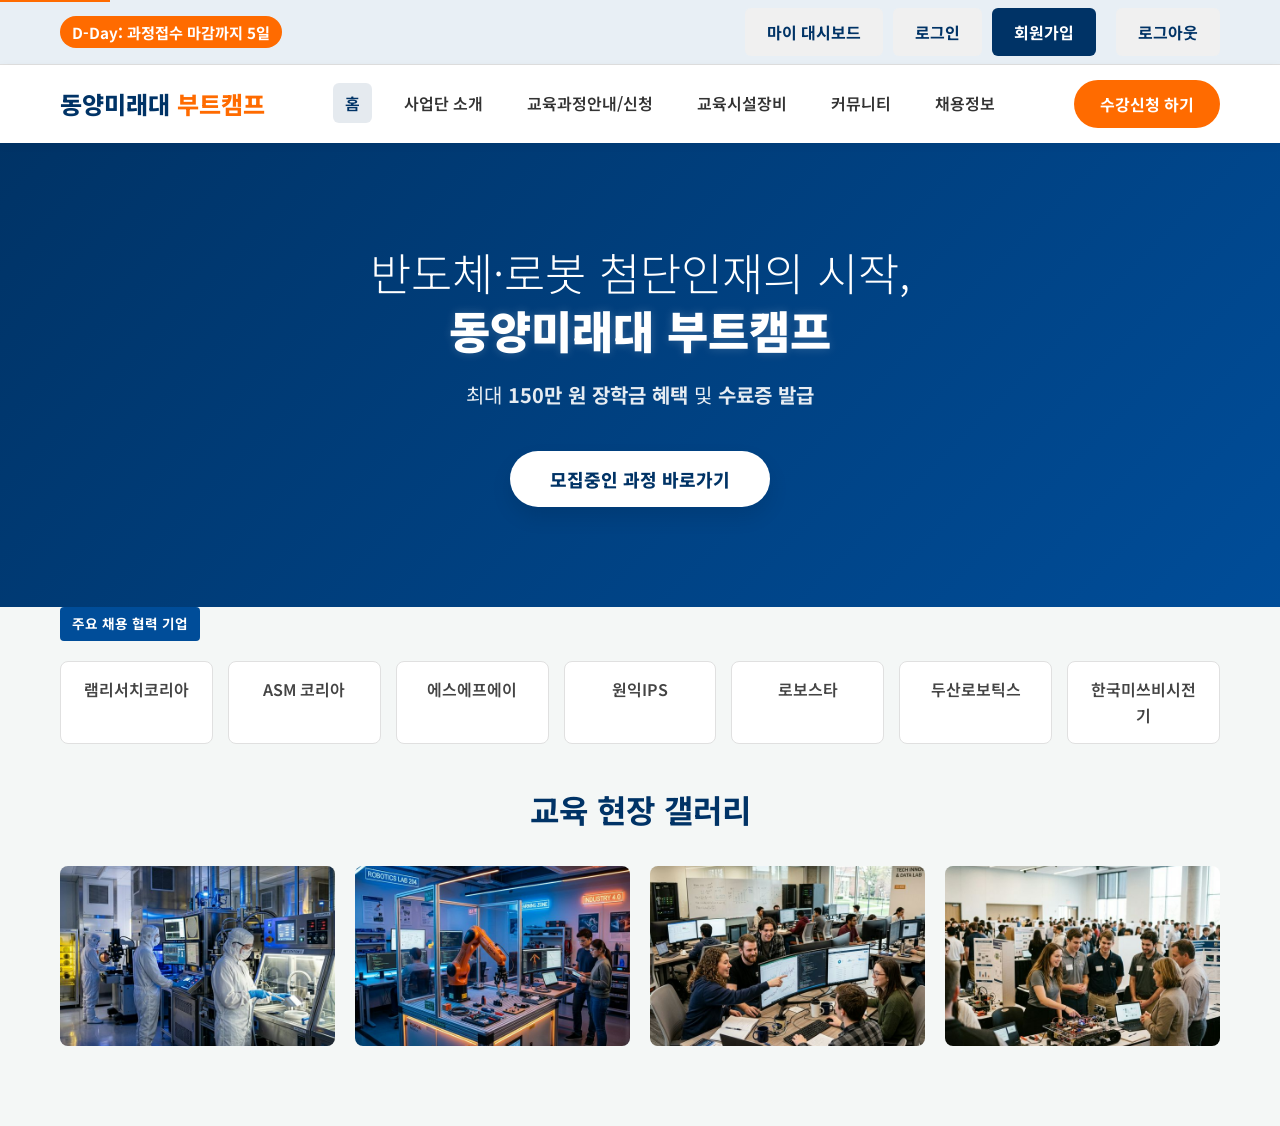
<file: index.html>
<!DOCTYPE html>
<html lang="ko">
<head>
    <meta charset="UTF-8">
    <meta name="viewport" content="width=device-width, initial-scale=1.0">
    <title>동양미래대학교 첨단산업 부트캠프</title>
    <link rel="preconnect" href="https://fonts.googleapis.com">
    <link rel="preconnect" href="https://fonts.gstatic.com" crossorigin>
    <link href="https://fonts.googleapis.com/css2?family=Inter:wght@300;400;600;800&family=Noto+Sans+KR:wght@300;400;500;700;900&display=swap" rel="stylesheet">
    <link rel="stylesheet" href="index.css">
</head>
<body>
    <a href="#app-content" class="skip-link">본문 바로가기</a>

    <div class="top-bar">
        <div class="container top-bar-container">
            <span class="d-day-badge">D-Day: 과정접수 마감까지 <strong>5일</strong></span>
            <div class="auth-buttons" id="auth-buttons-wrap">
                <button class="btn-accessible" id="btn-dashboard-nav">마이 대시보드</button>
                <div id="auth-logged-out">
                    <button class="btn-accessible btn-auth-trigger" data-tab="login">로그인</button>
                    <button class="btn-accessible primary btn-auth-trigger" data-tab="signup">회원가입</button>
                </div>
                <div id="auth-logged-in" hidden>
                    <span class="user-greeting" id="user-greeting-text"></span>
                    <button class="btn-accessible" id="btn-logout">로그아웃</button>
                </div>
            </div>
        </div>
    </div>

    <nav class="navbar" aria-label="메인 내비게이션">
        <div class="nav-container">
            <div class="logo">동양미래대 <span>부트캠프</span></div>
            <ul class="nav-links">
                <li><a href="#" class="nav-link active" data-target="home">홈</a></li>
                <li><a href="#" class="nav-link" data-target="about">사업단 소개</a></li>
                <li><a href="#" class="nav-link" data-target="courses">교육과정안내/신청</a></li>
                <li><a href="#" class="nav-link" data-target="facilities">교육시설장비</a></li>
                <li><a href="#" class="nav-link" data-target="community">커뮤니티</a></li>
                <li><a href="#" class="nav-link" data-target="jobs">채용정보</a></li>
            </ul>
            <button class="btn-accessible apply" onclick="document.querySelector('[data-target=\'courses\']').click()" aria-label="교육과정안내 및 신청 페이지로 이동">수강신청 하기</button>
        </div>
    </nav>

    <main id="app-content">
        <!-- 1. Home Page -->
        <section id="home" class="page-section active">
            <div class="hero-section">
                <div class="hero-content">
                    <h1>반도체·로봇 첨단인재의 시작,<br><strong>동양미래대 부트캠프</strong></h1>
                    <p class="hero-subtext">최대 <strong>150만 원 장학금 혜택</strong> 및 <strong>수료증 발급</strong></p>
                    <button class="cta-button" onclick="document.querySelector('[data-target=\'courses\']').click()">모집중인 과정 바로가기</button>
                </div>
            </div>
            
            <div class="logos-section container">
                <p class="section-badge">주요 채용 협력 기업</p>
                <div class="partner-logos">
                    <div class="logo-box">램리서치코리아</div>
                    <div class="logo-box">ASM 코리아</div>
                    <div class="logo-box">에스에프에이</div>
                    <div class="logo-box">원익IPS</div>
                    <div class="logo-box">로보스타</div>
                    <div class="logo-box">두산로보틱스</div>
                    <div class="logo-box">한국미쓰비시전기</div>
                </div>
            </div>
            
            <div class="gallery-section container">
                <div class="section-header">
                    <h2>교육 현장 갤러리</h2>
                </div>
                <div class="gallery-grid">
                    <div class="gallery-item"><div class="gallery-placeholder" style="background-image: url('images/cleanroom_lab.png'); background-size: cover; background-position: center; color: transparent;">클린룸 실습 현장</div></div>
                    <div class="gallery-item"><div class="gallery-placeholder" style="background-image: url('images/robot_arm.png'); background-size: cover; background-position: center; color: transparent;">협동로봇 제어 교육</div></div>
                    <div class="gallery-item"><div class="gallery-placeholder" style="background-image: url('images/student_project.png'); background-size: cover; background-position: center; color: transparent;">기업 연계 프로젝트</div></div>
                    <div class="gallery-item"><div class="gallery-placeholder" style="background-image: url('images/capstone_design.png'); background-size: cover; background-position: center; color: transparent;">캡스톤 경진대회</div></div>
                </div>
            </div>
        </section>

        <!-- 2. Dashboard Section -->
        <section id="dashboard" class="page-section">
            <div class="subpage-banner" style="background: linear-gradient(135deg, #FF6B00 0%, #cc5500 100%);">
                <p>MY CAMPUS</p>
                <h2>마이 대시보드</h2>
            </div>
            <div class="container" style="padding-top: 50px;">
                <div class="dash-grid">
                    <!-- Profile Card -->
                    <div class="dash-card profile-card" tabindex="0">
                        <div class="dash-card-header">내 정보</div>
                        <div class="dash-card-body">
                            <div class="profile-info">
                                <span class="label">성명</span> <span class="value" id="dash-user-name">—</span>
                            </div>
                            <div class="profile-info">
                                <span class="label">학번</span> <span class="value" id="dash-student-id">—</span>
                            </div>
                            <div class="profile-info">
                                <span class="label">참여학과</span> <span class="value">반도체전자공학과</span>
                            </div>
                            <div class="profile-info highlight">
                                <span class="label">목표 트랙</span> <span class="value">반도체설비자동화 마이크로디그리</span>
                            </div>
                        </div>
                    </div>

                    <!-- Progress Card -->
                    <div class="dash-card progress-card" tabindex="0">
                        <div class="dash-card-header">수강 이수 현황</div>
                        <div class="dash-card-body">
                            <p class="progress-summary">기준: 마이크로디그리 (4과목 & 10학점 이상)</p>
                            
                            <div class="progress-item">
                                <label for="credit-progress">이수 학점 (현재 7학점 / 10학점)</label>
                                <progress id="credit-progress" value="7" max="10" role="progressbar" aria-valuenow="7" aria-valuemin="0" aria-valuemax="10">70%</progress>
                            </div>
                            
                            <div class="progress-item">
                                <label for="course-progress">이수 과목 (현재 3과목 / 4과목)</label>
                                <progress id="course-progress" value="3" max="4" role="progressbar" aria-valuenow="3" aria-valuemin="0" aria-valuemax="4">75%</progress>
                            </div>

                            <div class="current-courses-wrap">
                                <h5>수강 중인 과목 목록</h5>
                                <ul class="current-list">
                                    <li>PLC 제어 <span class="badge-custom solid-navy float-right">Pass</span></li>
                                    <li>PC기반제어 <span class="badge-custom solid-navy float-right">Pass</span></li>
                                    <li>창의과제 <span class="badge-custom outline-blue float-right">수강중</span></li>
                                    <li class="immersive-tag">몰입형: 협동로봇오퍼레이션 실무 <span class="badge-custom outline-blue float-right">수강중</span></li>
                                </ul>
                            </div>
                        </div>
                    </div>

                    <!-- Scholarship Card -->
                    <div class="dash-card scholarship-card" tabindex="0">
                        <div class="dash-card-header">장학금 혜택 현황</div>
                        <div class="dash-card-body text-center">
                            <p class="scholarship-title">누적 수령 장학금 총액</p>
                            <div class="scholarship-amount">💰 1,200,000<span>원</span></div>
                            <div class="scholarship-badges">
                                <span class="badge-custom solid-navy" style="font-size: 1rem; padding: 10px 20px;">지급 완료: 120만원</span>
                                <span class="badge-custom outline-blue" style="font-size: 1rem; padding: 10px 20px;">지급 대기: 30만원</span>
                            </div>
                            <p class="scholarship-note">*몰입형 과정 수료 시 추가 마일리지가 적립됩니다.</p>
                        </div>
                    </div>
                </div>
            </div>
        </section>

        <!-- 3. About Section (사업단 소개) -->
        <section id="about" class="page-section">
            <div class="subpage-banner">
                <p>DONGYANG MIRAE UNIVERSITY</p>
                <h2>사업단 소개</h2>
            </div>
            <div class="subpage-nav-wrapper">
                <ul class="subpage-nav container">
                    <li class="active"><a href="#">인사말</a></li>
                    <li><a href="#">사업소개</a></li>
                    <li><a href="#">조직도</a></li>
                    <li><a href="#">협력기관</a></li>
                    <li><a href="#">참여학과 및 교원</a></li>
                    <li><a href="#">오시는 길</a></li>
                </ul>
            </div>
            <div class="container" style="padding-top: 50px;">
                <div class="greeting-content">
                    <h3 class="page-title">인사말</h3>
                    <div class="greeting-image-placeholder" style="background-image: url('images/campus_view.png'); background-size: cover; background-position: center; color: transparent;"><span>동양미래대학교 캠퍼스 전경(Placeholder)</span></div>
                    <hr class="greeting-divider">
                    <h4 class="greeting-subtitle">동양미래대학교 반도체 부트캠프사업 사업단장 인사말</h4>
                    <div class="greeting-text">
                        <p class="g-lead">안녕하십니까?<br><strong>동양미래대학교 <span class="text-blue">반도체 부트캠프사업단장</span>입니다.</strong></p>
                        <p><strong>미래산업 사회로의 급속한 전환기에 반도체 산업은 국가 경제와 기술 혁신을 주도하는 핵심 분야로 자리 잡고 있습니다.<br>특히, <span class="text-blue">반도체 기술의 발전은 AI, 5G, 자동차, 바이오 산업 등</span> 다양한 첨단 산업의 성장과 맞물려 그 중요성이 더욱 부각되고 있습니다.</strong></p>
                        <p>이에 동양미래대학교는 <strong class="text-blue">K-반도체 산업을 이끌어갈 전문 인재 양성을 목표</strong>로 반도체 부트캠프사업을 운영하고 있습니다. 본 사업의 교육 프로그램은 실무 중심의 교육과 현장 경험을 바탕으로 반도체 설계, 제조, 공정, 테스트 등에 필요한 반도체 설비 및 장비 운용 등 전반적인 반도체 관련 기술 역량을 배양하는데 중점을 두고 있습니다. 또한, 산학 협력을 통한 맞춤형 교육을 제공하여 기업이 필요로 하는 <strong>실무형 인재를 양성하고, 수료생들의 성공적인 취업을 적극 지원</strong>하고 있습니다.</p>
                        <p>우리대학 반도체 부트캠프는 단순한 교육 프로그램을 넘어, 미래 반도체 산업을 이끌어 갈 창의적이고 도전적인 인재들이 꿈을 펼칠 수 있는 기회의 장이 될 것입니다.<br>아낌없는 관심과 성원을 부탁드리며, 반도체 산업의 미래를 함께 밝혀갈 여러분을 진심으로 환영합니다.</p>
                        <p>감사합니다.</p>
                        <p class="g-signature">동양미래대학교 <strong>반도체 부트캠프사업단장 김학성</strong></p>
                    </div>
                </div>
            </div>
        </section>

        <!-- 4. Facilities Section (교육시설장비) -->
        <section id="facilities" class="page-section">
            <div class="subpage-banner" style="background: linear-gradient(135deg, #1f2937 0%, #374151 100%);">
                <p>DONGYANG MIRAE UNIVERSITY</p>
                <h2>교육시설 및 장비</h2>
            </div>
            <div class="container" style="padding-top: 60px;">
                <div class="facility-section-header"><h3>교육환경</h3></div>
                <div class="env-grid-2">
                    <div class="f-card"><div class="f-img-placeholder env-1" style="background-image: url('images/cleanroom_lab.png'); background-size: cover; background-position: center; color: transparent;">클린룸 이미지</div><div class="f-info"><h4>반도체클린룸</h4><p>3호관 109호</p></div></div>
                    <div class="f-card"><div class="f-img-placeholder env-2" style="background-image: url('images/robot_arm.png'); background-size: cover; background-position: center; color: transparent;">로봇기술센터 이미지</div><div class="f-info"><h4>첨단반도체 로봇기술센터</h4><p>4호관 102호</p></div></div>
                </div>
            </div>
        </section>

        <!-- 5. Courses & Apply Section -->
        <section id="courses" class="page-section">
            <div class="container" style="padding-top: 40px;">
                <div class="section-header">
                    <h2>교육과정안내 및 수강신청</h2>
                    <p>호버된 카드 내 '수강신청' 클릭 시 로그인/회원가입으로 연동됩니다.</p>
                </div>

                <div class="course-level-title">
                    <span class="badge cat-micro" style="font-size:1rem; padding: 6px 12px; margin-bottom: 20px;">중급 과정</span>
                </div>
                
                <div class="expandable-course-grid">
                    <article class="expand-card" tabindex="0" aria-haspopup="true" aria-expanded="false" aria-label="반도체설비자동화 과정 상세 정보 보기">
                        <div class="expand-card-header">
                            <h4 class="expand-title">반도체설비자동화</h4>
                            <p class="expand-req-text">[이수기준: 4과목 / 10학점 이상 필수]</p>
                        </div>
                        <div class="expand-card-content">
                            <h5>세부 교과목 리스트</h5>
                            <ul class="sub-course-list">
                                <li>PLC제어</li>
                                <li>PC기반제어</li>
                                <li>창의과제</li>
                                <li class="immersive-tag">몰입형: 협동로봇오퍼레이션 실무</li>
                            </ul>
                            <div class="expand-action">
                                <button class="btn-accessible">과정문의</button>
                                <button class="btn-accessible primary btn-apply-course">수강신청</button>
                            </div>
                        </div>
                    </article>

                    <article class="expand-card" tabindex="0" aria-haspopup="true" aria-expanded="false" aria-label="반도체장비제어 과정 상세 정보 보기">
                        <div class="expand-card-header">
                            <h4 class="expand-title">반도체장비제어</h4>
                            <p class="expand-req-text">[이수기준: 4과목 / 10학점 이상 필수]</p>
                        </div>
                        <div class="expand-card-content">
                            <h5>세부 교과목 리스트</h5>
                            <ul class="sub-course-list">
                                <li>PLC프로그래밍</li>
                                <li>캡스톤디자인</li>
                                <li class="immersive-tag">몰입형: PLC 실무</li>
                            </ul>
                            <div class="expand-action">
                                <button class="btn-accessible">과정문의</button>
                                <button class="btn-accessible primary btn-apply-course">수강신청</button>
                            </div>
                        </div>
                    </article>

                    <!-- Middle 3-->
                    <article class="expand-card" tabindex="0" aria-haspopup="true" aria-expanded="false" aria-label="반도체설비운용 과정 상세 정보 보기">
                        <div class="expand-card-header">
                            <h4 class="expand-title">반도체설비운용</h4>
                            <p class="expand-req-text">[이수기준: 4과목 / 10학점 이상 필수]</p>
                        </div>
                        <div class="expand-card-content">
                            <h5>세부 교과목 리스트</h5>
                            <ul class="sub-course-list">
                                <li>PLC프로그래밍</li>
                                <li>반도체설비</li>
                                <li>공압제어</li>
                                <li>반도체제조공정</li>
                                <li class="immersive-tag">몰입형: 장비유지보수 실무/PLC실무</li>
                            </ul>
                            <div class="expand-action">
                                <button class="btn-accessible">과정문의</button>
                                <button class="btn-accessible primary btn-apply-course">수강신청</button>
                            </div>
                        </div>
                    </article>

                    <!-- Middle 4-->
                    <article class="expand-card" tabindex="0" aria-haspopup="true" aria-expanded="false" aria-label="반도체설비유지보수 과정 상세 정보 보기">
                        <div class="expand-card-header">
                            <h4 class="expand-title">반도체설비유지보수</h4>
                            <p class="expand-req-text">[이수기준: 4과목 / 10학점 이상 필수]</p>
                        </div>
                        <div class="expand-card-content">
                            <h5>세부 교과목 리스트</h5>
                            <ul class="sub-course-list">
                                <li>PLC프로그래밍</li>
                                <li>마이크로컨트롤러</li>
                                <li>PC기반제어</li>
                                <li>반도체기초</li>
                                <li class="immersive-tag">몰입형: 위험물관리 실무</li>
                            </ul>
                            <div class="expand-action">
                                <button class="btn-accessible">과정문의</button>
                                <button class="btn-accessible primary btn-apply-course">수강신청</button>
                            </div>
                        </div>
                    </article>

                    <!-- Middle 5-->
                    <article class="expand-card" tabindex="0" aria-haspopup="true" aria-expanded="false" aria-label="반도체레이아웃설계 과정 상세 정보 보기">
                        <div class="expand-card-header">
                            <h4 class="expand-title">반도체레이아웃설계</h4>
                            <p class="expand-req-text">[이수기준: 4과목 / 10학점 이상 필수]</p>
                        </div>
                        <div class="expand-card-content">
                            <h5>세부 교과목 리스트</h5>
                            <ul class="sub-course-list">
                                <li>전자회로</li>
                                <li>집적회로설계</li>
                                <li>반도체특성실험</li>
                                <li>반도체레이아웃</li>
                                <li class="immersive-tag">몰입형: 레이아웃설계 실무</li>
                            </ul>
                            <div class="expand-action">
                                <button class="btn-accessible">과정문의</button>
                                <button class="btn-accessible primary btn-apply-course">수강신청</button>
                            </div>
                        </div>
                    </article>

                    <!-- Middle 6-->
                    <article class="expand-card" tabindex="0" aria-haspopup="true" aria-expanded="false" aria-label="반도체공정측정분석 과정 상세 정보 보기">
                        <div class="expand-card-header">
                            <h4 class="expand-title">반도체공정측정분석</h4>
                            <p class="expand-req-text">[이수기준: 4과목 / 10학점 이상 필수]</p>
                        </div>
                        <div class="expand-card-content">
                            <h5>세부 교과목 리스트</h5>
                            <ul class="sub-course-list">
                                <li>반도체특성실험</li>
                                <li>반도체제조공정</li>
                                <li>반도체장비실무</li>
                                <li>종합설계</li>
                                <li class="immersive-tag">몰입형: 공정장비 실무</li>
                            </ul>
                            <div class="expand-action">
                                <button class="btn-accessible">과정문의</button>
                                <button class="btn-accessible primary btn-apply-course">수강신청</button>
                            </div>
                        </div>
                    </article>
                </div>

                <div class="course-level-title" style="margin-top:50px;">
                    <span class="badge" style="background:#4b5563; color:white; font-size:1rem; padding: 6px 12px; margin-bottom: 20px;">고급 과정</span>
                </div>

                <div class="expandable-course-grid">
                    <!-- Advanced 1-->
                    <article class="expand-card" tabindex="0" aria-haspopup="true" aria-expanded="false" aria-label="반도체장비S/W운용 과정 상세 정보 보기">
                        <div class="expand-card-header">
                            <h4 class="expand-title">반도체장비S/W운용</h4>
                            <p class="expand-req-text">[이수기준: 4과목 / 10학점 이상 필수]</p>
                        </div>
                        <div class="expand-card-content">
                            <h5>세부 교과목 리스트</h5>
                            <ul class="sub-course-list">
                                <li>인공지능개론</li>
                                <li>자동화통신</li>
                                <li>캡스톤디자인</li>
                                <li>PC기반제어</li>
                                <li class="immersive-tag">몰입형: 장비S/W 실무</li>
                            </ul>
                            <div class="expand-action">
                                <button class="btn-accessible">과정문의</button>
                                <button class="btn-accessible primary btn-apply-course">수강신청</button>
                            </div>
                        </div>
                    </article>

                    <!-- Advanced 2-->
                    <article class="expand-card" tabindex="0" aria-haspopup="true" aria-expanded="false" aria-label="반도체설비설계 과정 상세 정보 보기">
                        <div class="expand-card-header">
                            <h4 class="expand-title">반도체설비설계</h4>
                            <p class="expand-req-text">[이수기준: 4과목 / 10학점 이상 필수]</p>
                        </div>
                        <div class="expand-card-content">
                            <h5>세부 교과목 리스트</h5>
                            <ul class="sub-course-list">
                                <li>캡스톤디자인</li>
                                <li>반도체설비</li>
                                <li>창의과제</li>
                                <li class="immersive-tag">몰입형: 도면이해, 솔리드웍스, 기구설계 실무</li>
                            </ul>
                            <div class="expand-action">
                                <button class="btn-accessible">과정문의</button>
                                <button class="btn-accessible primary btn-apply-course">수강신청</button>
                            </div>
                        </div>
                    </article>
                </div>
            </div>
        </section>

        <!-- 6. 채용정보 (Jobs) -->
        <section id="jobs" class="page-section">
            <div class="container" style="padding-top: 50px;">
                <h3 class="page-title" style="margin-bottom: 30px;">참여기업</h3>
                
                <div class="jobs-table-wrap">
                    <table class="jobs-table">
                        <thead>
                            <tr>
                                <th>번호</th>
                                <th>기업체명</th>
                                <th>대표자명</th>
                                <th>지역</th>
                                <th>참여기간</th>
                                <th>담당자</th>
                                <th>협약여부</th>
                            </tr>
                        </thead>
                        <tbody>
                            <tr>
                                <td>43</td>
                                <td>(주)아나패스</td>
                                <td></td>
                                <td>서울</td>
                                <td>2026-05-22 - 2026-05-23</td>
                                <td></td>
                                <td><span class="badge-custom outline-blue">미협약</span></td>
                            </tr>
                            <tr>
                                <td>42</td>
                                <td>(주)인터그라텍</td>
                                <td></td>
                                <td>서울</td>
                                <td>2026-01-15 - 2026-01-16</td>
                                <td></td>
                                <td><span class="badge-custom solid-navy">협약</span></td>
                            </tr>
                            <tr>
                                <td>41</td>
                                <td>(주)풍진기언</td>
                                <td></td>
                                <td>경기</td>
                                <td>2026-01-15 - 2026-01-16</td>
                                <td></td>
                                <td><span class="badge-custom solid-navy">협약</span></td>
                            </tr>
                            <tr>
                                <td>40</td>
                                <td>(주)유콘텍</td>
                                <td></td>
                                <td>서울</td>
                                <td>2026-01-15 - 2026-01-16</td>
                                <td></td>
                                <td><span class="badge-custom solid-navy">협약</span></td>
                            </tr>
                            <tr>
                                <td>39</td>
                                <td>(주)FST</td>
                                <td></td>
                                <td>경기</td>
                                <td>2026-01-15 - 2026-01-16</td>
                                <td></td>
                                <td><span class="badge-custom solid-navy">협약</span></td>
                            </tr>
                            <tr>
                                <td>38</td>
                                <td>(주)파스텍</td>
                                <td></td>
                                <td>경기</td>
                                <td>2026-01-15 - 2026-01-16</td>
                                <td></td>
                                <td><span class="badge-custom solid-navy">협약</span></td>
                            </tr>
                            <tr>
                                <td>37</td>
                                <td>씨에스케이(주)</td>
                                <td></td>
                                <td>경기</td>
                                <td>2026-01-15 - 2026-01-16</td>
                                <td></td>
                                <td><span class="badge-custom solid-navy">협약</span></td>
                            </tr>
                            <tr>
                                <td>36</td>
                                <td>(주)에이플</td>
                                <td></td>
                                <td>경기</td>
                                <td>2026-01-15 - 2026-01-16</td>
                                <td></td>
                                <td><span class="badge-custom solid-navy">협약</span></td>
                            </tr>
                            <tr>
                                <td>35</td>
                                <td>에스피엠텍(주)</td>
                                <td></td>
                                <td>경기</td>
                                <td>2026-01-15 - 2026-01-16</td>
                                <td></td>
                                <td><span class="badge-custom solid-navy">협약</span></td>
                            </tr>
                            <tr>
                                <td>34</td>
                                <td>(주)위센스</td>
                                <td></td>
                                <td>서울</td>
                                <td>2026-01-15 - 2026-01-16</td>
                                <td></td>
                                <td><span class="badge-custom solid-navy">협약</span></td>
                            </tr>
                        </tbody>
                    </table>
                </div>
                
                <!-- Pagination -->
                <div class="pagination">
                    <button class="page-btn">처음</button>
                    <button class="page-btn">이전</button>
                    <button class="page-btn active">1</button>
                    <button class="page-btn">2</button>
                    <button class="page-btn">3</button>
                    <button class="page-btn">4</button>
                    <button class="page-btn">5</button>
                    <button class="page-btn">다음</button>
                    <button class="page-btn">맨끝</button>
                </div>

                <!-- Search Options -->
                <div class="search-options">
                    <select class="search-select">
                        <option>--협약여부--</option>
                    </select>
                    <select class="search-select">
                        <option>--지역--</option>
                        <option>서울</option>
                        <option>경기</option>
                    </select>
                    <select class="search-select">
                        <option>--검색조건--</option>
                        <option>기업체명</option>
                    </select>
                    <input type="text" class="search-input" placeholder="검색어를 입력하세요">
                    <button class="btn-search dark">검색</button>
                    <button class="btn-search dark">전체</button>
                </div>
            </div>
        </section>

        <!-- 7. Community (With added examples) -->
        <section id="community" class="page-section">
            <div class="subpage-banner" style="background: linear-gradient(135deg, #0284c7 0%, #0369a1 100%);">
                <p>BOOTCAMP COMMUNITY</p>
                <h2>수강후기 커뮤니티</h2>
            </div>
            <div class="container" style="padding-top: 40px;">
                
                <div class="review-grid">
                    <!-- 예시 후기 1 -->
                    <article class="review-card" tabindex="0">
                        <div class="review-header">
                            <span class="badge cat-micro">반도체설비자동화</span>
                            <span class="rating" aria-label="별점 5점 만점에 5점">⭐⭐⭐⭐⭐</span>
                        </div>
                        <h4 class="review-title">로봇 오퍼레이션 몰입형 과정, 현장감이 엄청납니다!</h4>
                        <p class="review-body">단순 이론이 아니라 실제 두산로보틱스 협동로봇을 다룰 수 있어서 너무 좋았어요. 확실히 취업 준비에 큰 실무 경험이 될 것 같습니다. 강추합니다.</p>
                        <div class="review-footer">
                            <span class="author">홍*동 (전자통신공학과)</span>
                            <span class="date">2026.05.20</span>
                        </div>
                    </article>

                    <!-- 예시 후기 2 -->
                    <article class="review-card" tabindex="0">
                        <div class="review-header">
                            <span class="badge" style="background:#4b5563; color:white;">고급: 반도체설비설계</span>
                            <span class="rating" aria-label="별점 5점 만점에 4점">⭐⭐⭐⭐☆</span>
                        </div>
                        <h4 class="review-title">도면 이해부터 기구설계까지 한 번에</h4>
                        <p class="review-body">Solidworks를 기초부터 실무 수준까지 끌어올려주는 수업입니다. 팀 프로젝트로 진행되는 캡스톤디자인이 조금 빡세긴 하지만 남는 게 많아요.</p>
                        <div class="review-footer">
                            <span class="author">이*준 (기계공학과)</span>
                            <span class="date">2026.04.15</span>
                        </div>
                    </article>

                    <!-- 예시 후기 3 -->
                    <article class="review-card" tabindex="0">
                        <div class="review-header">
                            <span class="badge cat-micro">반도체공정측정분석</span>
                            <span class="rating" aria-label="별점 5점 만점에 5점">⭐⭐⭐⭐⭐</span>
                        </div>
                        <h4 class="review-title">클린룸 실습 최고!!</h4>
                        <p class="review-body">실제 반도체 클린룸에 들어가서 방진복 입고 공정장비 실습한 건 잊지 못할 경험입니다. 취업 면접에서 할 말이 정말 많아졌습니다.</p>
                        <div class="review-footer">
                            <span class="author">김*아 (화학공학과)</span>
                            <span class="date">2026.03.10</span>
                        </div>
                    </article>
                </div>
            </div>
        </section>
    </main>

    <!-- 로그인/회원가입 모달 -->
    <div id="signup-modal" class="modal-overlay" role="dialog" aria-modal="true" aria-labelledby="modal-panel-title" hidden>
        <div class="modal-content">
            <button id="modal-close" class="modal-close-btn" aria-label="창 닫기">&times;</button>

            <!-- 탭 버튼 -->
            <div class="modal-tabs" role="tablist">
                <button class="modal-tab active" id="tab-login" role="tab" aria-selected="true" aria-controls="panel-login">로그인</button>
                <button class="modal-tab" id="tab-signup" role="tab" aria-selected="false" aria-controls="panel-signup">회원가입</button>
            </div>

            <!-- 로그인 패널 -->
            <div id="panel-login" role="tabpanel" aria-labelledby="tab-login">
                <h2 id="modal-panel-title" class="modal-title">로그인</h2>
                <p class="modal-desc">학번과 비밀번호로 로그인하세요.</p>
                <form id="login-form" novalidate>
                    <div class="form-group">
                        <label for="login-id">학번 (아이디)</label>
                        <input type="text" id="login-id" name="login-id" aria-required="true" aria-describedby="login-id-error" placeholder="예: 20261234" autocomplete="username">
                        <span id="login-id-error" class="error-msg" aria-live="assertive"></span>
                    </div>
                    <div class="form-group">
                        <label for="login-pw">비밀번호</label>
                        <input type="password" id="login-pw" name="login-pw" aria-required="true" aria-describedby="login-pw-error" placeholder="비밀번호 입력" autocomplete="current-password">
                        <span id="login-pw-error" class="error-msg" aria-live="assertive"></span>
                    </div>
                    <span id="login-general-error" class="error-msg" style="display:block;margin-bottom:8px;" aria-live="assertive"></span>
                    <button type="submit" class="btn-accessible primary btn-full">로그인</button>
                    <p class="modal-switch-hint">계정이 없으신가요? <button type="button" class="link-btn" id="go-signup">회원가입</button></p>
                </form>
            </div>

            <!-- 회원가입 패널 -->
            <div id="panel-signup" role="tabpanel" aria-labelledby="tab-signup" hidden>
                <h2 class="modal-title">회원가입</h2>
                <p class="modal-desc">정보를 입력하여 계정을 만드세요.</p>
                <form id="signup-form" novalidate>
                    <div class="form-group">
                        <label for="student-id">학번 (아이디)</label>
                        <input type="text" id="student-id" name="student-id" aria-required="true" aria-describedby="id-error" placeholder="예: 20261234" autocomplete="username">
                        <span id="id-error" class="error-msg" aria-live="assertive"></span>
                    </div>
                    <div class="form-group">
                        <label for="user-name">성명</label>
                        <input type="text" id="user-name" name="user-name" aria-required="true" aria-describedby="name-error" placeholder="실명을 입력하세요">
                        <span id="name-error" class="error-msg" aria-live="assertive"></span>
                    </div>
                    <div class="form-group">
                        <label for="password">비밀번호</label>
                        <input type="password" id="password" name="password" aria-required="true" aria-describedby="pw-error" placeholder="8자리 이상 영문+숫자" autocomplete="new-password">
                        <span id="pw-error" class="error-msg" aria-live="assertive"></span>
                    </div>
                    <button type="submit" class="btn-accessible primary btn-full">가입 완료</button>
                    <p class="modal-switch-hint">이미 계정이 있으신가요? <button type="button" class="link-btn" id="go-login">로그인</button></p>
                </form>
            </div>
        </div>
    </div>

    <script src="app.js"></script>
</body>
</html>
</file>
<file: index.css>
/* Base Styles & Variables */
:root {
    --primary-color: #003366; 
    --primary-light: #004d99;
    --point-color: #FF6B00; 
    --point-hover: #e56000;
    --bg-color: #f4f7f6;
    --card-bg: #ffffff;
    --text-color: #333333;
    --text-muted: #555555;
    --border-color: #e0e0e0;
    --focus-ring: #FF6B00; 
    --transition: all 0.3s ease-in-out;
}

* { box-sizing: border-box; margin: 0; padding: 0; }
.sr-only { position: absolute; width:1px; height:1px; padding:0; margin:-1px; overflow:hidden; clip:rect(0,0,0,0); white-space:nowrap; border:0; }
body { font-family: 'Noto Sans KR', 'Inter', sans-serif; background-color: var(--bg-color); color: var(--text-color); line-height: 1.6; }

.skip-link { position: absolute; top: -40px; left: 0; background: var(--point-color); color: white; padding: 8px; z-index: 1000; transition: top 0.2s; }
.skip-link:focus { top: 0; outline: 3px solid var(--primary-color); }
.container { max-width: 1200px; margin: 0 auto; padding: 0 20px; }

/* Buttons & Utilities */
.btn-accessible { font-family: inherit; font-size: 16px; font-weight: 700; padding: 10px 20px; border-radius: 6px; cursor: pointer; border: 2px solid transparent; transition: var(--transition); background-color: #f0f0f0; color: var(--primary-color); }
.btn-accessible.primary { background-color: var(--primary-color); color: #ffffff; }
.btn-accessible.apply { background-color: var(--point-color); color: #ffffff; border-radius: 30px; padding: 10px 24px; }
.btn-full { width: 100%; margin-top: 15px; padding: 14px; font-size: 1.1rem; }
:focus-visible { outline: 3px solid var(--focus-ring); outline-offset: 3px; border-radius: 4px; }
.btn-accessible:hover { background-color: #e0e0e0; }
.btn-accessible.primary:hover { background-color: var(--primary-light); }
.btn-accessible.apply:hover { background-color: var(--point-hover); }

.badge-custom { display: inline-block; padding: 6px 16px; border-radius: 4px; font-weight: 700; font-size: 0.85rem; }
.badge-custom.outline-blue { border: 1px solid var(--primary-color); color: var(--primary-color); background: white; }
.badge-custom.solid-navy { background-color: var(--primary-color); color: white; }
.float-right { float: right; }
.text-center { text-align: center; }

/* Layouts & Pages */
.top-bar { background-color: #e8eff5; padding: 8px 0; border-bottom: 1px solid var(--border-color); }
.top-bar-container { display: flex; justify-content: space-between; align-items: center; font-size: 0.95rem; }
.d-day-badge { background-color: var(--point-color); color: white; padding: 4px 12px; border-radius: 20px; font-weight: 700; }
.auth-buttons { display: flex; gap: 10px; }
.navbar { background-color: var(--card-bg); box-shadow: 0 2px 10px rgba(0,0,0,0.05); position: sticky; top: 0; z-index: 100; }
.nav-container { display: flex; justify-content: space-between; align-items: center; padding: 15px 20px; max-width: 1200px; margin: 0 auto; }
.logo { font-size: 1.5rem; font-weight: 800; color: var(--primary-color); }
.logo span { color: var(--point-color); }
.nav-links { display: flex; list-style: none; gap: 20px; }
.nav-link { text-decoration: none; color: var(--text-color); font-weight: 600; padding: 8px 12px; border-radius: 6px; transition: var(--transition); }
.nav-link:hover, .nav-link.active { background-color: rgba(0, 51, 102, 0.1); color: var(--primary-color); }
.page-section { display: none; animation: fadeIn 0.3s ease; padding-bottom: 80px; }
.page-section.active { display: block; }
@keyframes fadeIn { from { opacity: 0; transform: translateY(10px); } to { opacity: 1; transform: translateY(0); } }

/* Hero Section */
.hero-section { background: linear-gradient(135deg, var(--primary-color) 0%, var(--primary-light) 100%); color: white; padding: 100px 20px; text-align: center; }
.subpage-banner { background: linear-gradient(90deg, #005aa7 0%, #003366 100%); color: white; text-align: center; padding: 60px 20px; }
.subpage-banner p { font-size: 1rem; opacity: 0.9; margin-bottom: 10px; font-weight: 600; letter-spacing: 1px; }
.subpage-banner h2 { font-size: 2.5rem; font-weight: 800; }

/* Dashboard UI (New) */
.dash-grid { display: grid; grid-template-columns: 1fr 2fr; grid-template-rows: auto auto; gap: 30px; }
@media (max-width: 900px) { .dash-grid { grid-template-columns: 1fr; } }
.dash-card { background: white; border-radius: 12px; border: 1px solid var(--border-color); box-shadow: 0 4px 15px rgba(0,0,0,0.05); overflow: hidden; }
.dash-card-header { background: #f8fafc; padding: 20px; font-size: 1.25rem; font-weight: 800; color: var(--primary-color); border-bottom: 1px solid var(--border-color); }
.dash-card-body { padding: 30px 20px; }
/* Profile Card */
.profile-info { display: flex; justify-content: space-between; border-bottom: 1px solid #f1f5f9; padding: 12px 0; }
.profile-info:last-child { border-bottom: none; }
.profile-info .label { color: #64748b; font-weight: 600; }
.profile-info .value { font-weight: 700; color: #1e293b; }
.profile-info.highlight .value { color: var(--point-color); }
/* Progress Card */
.progress-card { grid-row: span 2; }
.progress-summary { font-size: 0.95rem; color: #64748b; margin-bottom: 25px; font-weight: 600; }
.progress-item { margin-bottom: 25px; }
.progress-item label { display: block; font-weight: 700; margin-bottom: 8px; color: #334155; }
progress { width: 100%; height: 24px; border-radius: 12px; overflow: hidden; -webkit-appearance: none; appearance: none; border: none; background-color: #e2e8f0; }
progress::-webkit-progress-bar { background-color: #e2e8f0; border-radius: 12px; }
progress::-webkit-progress-value { background-color: var(--point-color); border-radius: 12px; transition: width 0.5s ease; }
progress::-moz-progress-bar { background-color: var(--point-color); border-radius: 12px; }
/* Current Courses in dash */
.current-courses-wrap h5 { font-size: 1.1rem; color: var(--primary-color); margin-bottom: 15px; border-bottom: 2px solid var(--primary-light); padding-bottom: 8px; display: inline-block; }
.current-list { list-style: none; }
.current-list li { background: #f8fafc; padding: 15px; border-radius: 8px; margin-bottom: 10px; font-weight: 600; border: 1px solid var(--border-color); }
.current-list li.immersive-tag { background: #fff0e6; color: var(--primary-color); border-color: #ffd8b3; }
/* Scholarship Card */
.scholarship-title { font-size: 1.1rem; color: #475569; font-weight: 700; }
.scholarship-amount { font-size: 3rem; font-weight: 900; color: #0284c7; margin: 15px 0 25px; line-height: 1.1; }
.scholarship-amount span { font-size: 1.5rem; font-weight: 700; color: #333; }
.scholarship-badges { display: flex; justify-content: center; gap: 15px; margin-bottom: 20px; }
.scholarship-note { font-size: 0.85rem; color: #94a3b8; }

/* Modal Styles */
.modal-overlay { position: fixed; top: 0; left: 0; width: 100vw; height: 100vh; background: rgba(0,0,0,0.6); display: flex; align-items: center; justify-content: center; z-index: 1000; visibility: hidden; opacity: 0; transition: visibility 0s, opacity 0.3s; }
.modal-overlay:not([hidden]) { visibility: visible; opacity: 1; }
.modal-content { background: #fff; width: 100%; max-width: 450px; border-radius: 12px; padding: 40px; position: relative; box-shadow: 0 10px 25px rgba(0,0,0,0.2); transform: translateY(-20px); transition: transform 0.3s; }
.modal-overlay:not([hidden]) .modal-content { transform: translateY(0); }
.modal-close-btn { position: absolute; top: 20px; right: 20px; font-size: 1.5rem; background: none; border: none; cursor: pointer; color: #666; width: 40px; height: 40px; border-radius: 50%; }
.modal-close-btn:hover { background: #f0f0f0; }
.modal-title { font-size: 1.8rem; font-weight: 800; color: var(--primary-color); margin-bottom: 10px; text-align: center; }
.modal-desc { text-align: center; color: #64748b; font-size: 0.95rem; margin-bottom: 30px; }
.form-group { margin-bottom: 20px; display: flex; flex-direction: column; text-align: left; }
.form-group label { margin-bottom: 8px; font-weight: 600; color: #1e293b; }
.form-group input { padding: 14px; border: 2px solid #cbd5e1; border-radius: 8px; font-size: 1rem; transition: border-color 0.2s; font-family: inherit; }
.form-group input:focus { outline: none; border-color: var(--primary-color); }
.error-msg { font-size: 0.85rem; color: #e11d48; margin-top: 6px; min-height: 16px; font-weight: 600; }

/* Expand Cards (Course Hover) */
.expandable-course-grid { display: grid; grid-template-columns: repeat(auto-fill, minmax(320px, 1fr)); gap: 24px; align-items: start; }
.expand-card { background-color: var(--card-bg); border: 2px solid transparent; border-radius: 12px; box-shadow: 0 4px 15px rgba(0,0,0,0.05); overflow: hidden; display: flex; flex-direction: column; transition: var(--transition); }
.expand-card:hover, .expand-card.focus-expanded { box-shadow: 0 10px 30px rgba(0,51,102,0.15); border-color: var(--primary-color); }
.expand-card-header { padding: 24px; background-color: var(--card-bg); border-bottom: 1px solid transparent; z-index: 2; position: relative; }
.expand-title { font-size: 1.4rem; color: var(--primary-color); margin-bottom: 8px; font-weight: 800; }
.expand-req-text { font-size: 0.9rem; font-weight: 600; color: var(--point-color); }
.expand-card-content { padding: 0 24px; max-height: 0; opacity: 0; visibility: hidden; overflow: hidden; transition: max-height 0.4s ease, opacity 0.3s ease, padding 0.3s ease; background-color: #ffffff; }
.expand-card:hover .expand-card-content, .expand-card.focus-expanded .expand-card-content { max-height: 600px; opacity: 1; visibility: visible; padding: 24px; }
.expand-card-content h5 { color: var(--text-color); font-size: 1.05rem; margin-bottom: 12px; border-bottom: 2px solid var(--primary-light); display: inline-block; padding-bottom: 4px; }
.sub-course-list { list-style: none; margin-bottom: 25px; }
.sub-course-list li { position: relative; padding-left: 18px; margin-bottom: 8px; font-size: 0.95rem; color: var(--text-muted); }
.sub-course-list li::before { content: '•'; position: absolute; left: 0; color: var(--primary-color); font-weight: bold; }
.sub-course-list li.immersive-tag { color: var(--primary-color); font-weight: 700; background-color: #fff0e6; padding: 6px 12px 6px 24px; border-radius: 4px; margin-top: 12px; }
.sub-course-list li.immersive-tag::before { content: '🚀'; left: 6px; top: 50%; transform: translateY(-50%); font-size: 14px; }
.expand-action { display: flex; gap: 10px; border-top: 1px dashed var(--border-color); padding-top: 20px; }
.expand-action .btn-accessible { flex: 1; text-align: center; }

/* Community Review Cards */
.review-grid { display: grid; grid-template-columns: repeat(auto-fill, minmax(320px, 1fr)); gap: 24px; margin-top: 30px; }
.review-card { background: white; padding: 25px; border-radius: 12px; border: 1px solid var(--border-color); box-shadow: 0 4px 10px rgba(0,0,0,0.03); transition: transform 0.2s; display: flex; flex-direction: column; }
.review-card:hover { transform: translateY(-5px); box-shadow: 0 8px 20px rgba(0,0,0,0.08); }
.review-header { display: flex; justify-content: space-between; align-items: center; margin-bottom: 15px; }
.review-title { font-size: 1.25rem; color: var(--primary-color); font-weight: 800; margin-bottom: 15px; line-height: 1.4; }
.review-body { color: #4b5563; flex-grow: 1; margin-bottom: 25px; }
.review-footer { border-top: 1px solid #f1f5f9; padding-top: 15px; display: flex; justify-content: space-between; font-size: 0.9rem; color: #94a3b8; font-weight: 600; }
.cat-micro { background: #e8eff5; color: var(--primary-color); padding: 4px 10px; border-radius: 6px; font-weight:700; font-size:0.85rem;}

/* Facilities Section */
.facility-section-header { margin-bottom: 20px; border-bottom: 2px solid var(--primary-color); padding-bottom: 10px; }
.facility-section-header h3 { font-size: 1.5rem; color: var(--primary-color); }
.env-grid-2 { display: grid; grid-template-columns: 1fr 1fr; gap: 20px; }
.equip-grid-3 { display: grid; grid-template-columns: repeat(3, 1fr); gap: 20px; }
@media(max-width: 900px) { .equip-grid-3 { grid-template-columns: repeat(2, 1fr); } .env-grid-2 { grid-template-columns: 1fr; } }
@media(max-width: 600px) { .equip-grid-3 { grid-template-columns: 1fr; } }
.f-card { background: white; border: 1px solid var(--border-color); border-radius: 8px; overflow: hidden; transition: transform 0.2s; }
.f-card:hover { transform: translateY(-5px); box-shadow: 0 4px 15px rgba(0,0,0,0.1); }
.f-img-placeholder { background: #e2e8f0; height: 180px; display: flex; align-items: center; justify-content: center; color: #64748b; font-weight: 600; }
.f-info { padding: 15px; }
.f-info h4 { font-size: 1.1rem; margin-bottom: 5px; color: var(--text-color); }
.f-info p { font-size: 0.9rem; color: var(--text-muted); }

/* About Section */
.subpage-nav-wrapper { background-color: white; border-bottom: 1px solid var(--border-color); }
.subpage-nav { display: flex; list-style: none; overflow-x: auto; -webkit-overflow-scrolling: touch; }
.subpage-nav li { flex: 1; text-align: center; }
.subpage-nav a { display: block; padding: 15px 20px; color: #666; text-decoration: none; font-weight: 600; border-bottom: 3px solid transparent; transition: var(--transition); white-space: nowrap; }
.subpage-nav .active a, .subpage-nav a:hover { color: var(--primary-color); border-bottom-color: var(--primary-color); }
.greeting-content { background: white; border-radius: 12px; padding: 40px; box-shadow: 0 4px 20px rgba(0,0,0,0.05); }
.page-title { font-size: 2rem; color: var(--primary-color); text-align: center; margin-bottom: 30px; font-weight: 800; }
.greeting-image-placeholder { width: 100%; height: 350px; background: #e2e8f0; border-radius: 12px; display: flex; align-items: center; justify-content: center; color: #64748b; font-size: 1.2rem; font-weight: 600; margin-bottom: 40px; }
.greeting-divider { border: 0; height: 2px; background: var(--primary-color); width: 60px; margin: 0 auto 30px; }
.greeting-subtitle { text-align: center; font-size: 1.5rem; color: var(--text-color); margin-bottom: 30px; font-weight: 700; }
.greeting-text { font-size: 1.05rem; line-height: 1.8; color: #444; max-width: 800px; margin: 0 auto; }
.greeting-text p { margin-bottom: 20px; }
.g-lead { font-size: 1.3rem; line-height: 1.6; text-align: center; margin-bottom: 40px !important; }
.text-blue { color: var(--primary-color); }
.g-signature { text-align: right; margin-top: 50px !important; font-size: 1.2rem; }

/* Jobs & Recruitment Section (참여기업) */
.jobs-table-wrap { overflow-x: auto; background: white; border-radius: 8px; box-shadow: 0 4px 15px rgba(0,0,0,0.05); margin-bottom: 30px; }
.jobs-table { width: 100%; min-width: 800px; border-collapse: collapse; text-align: center; }
.jobs-table th { background: #f8fafc; padding: 15px; font-weight: 700; color: var(--primary-color); border-bottom: 2px solid var(--primary-light); border-top: 2px solid var(--primary-color); }
.jobs-table td { padding: 15px; border-bottom: 1px solid var(--border-color); color: var(--text-color); }
.jobs-table tbody tr:hover { background-color: #f1f5f9; }

.pagination { display: flex; justify-content: center; gap: 5px; margin-bottom: 40px; }
.page-btn { padding: 8px 12px; border: 1px solid var(--border-color); background: white; color: var(--text-color); cursor: pointer; border-radius: 4px; font-weight: 600; transition: var(--transition); }
.page-btn:hover { background: #f1f5f9; }
.page-btn.active { background: var(--primary-color); color: white; border-color: var(--primary-color); }

.search-options { display: flex; justify-content: center; gap: 10px; background: #f8fafc; padding: 20px; border-radius: 8px; flex-wrap: wrap; }
.search-select, .search-input { padding: 10px 15px; border: 1px solid var(--border-color); border-radius: 4px; font-size: 0.95rem; font-family: inherit; }
.search-input { min-width: 250px; }
.btn-search { padding: 10px 20px; font-weight: 700; border: none; border-radius: 4px; cursor: pointer; color: white; }
.btn-search.dark { background: #334155; }
.btn-search:hover { filter: brightness(1.2); }

/* Courses Section Table */
.info-card { background: white; padding: 30px; border-radius: 12px; border: 1px solid var(--border-color); box-shadow: 0 4px 15px rgba(0,0,0,0.05); text-align: center; }
.info-card h3 { color: var(--primary-color); font-size: 1.4rem; margin-bottom: 20px; font-weight: 800; display: inline-block; border-bottom: 2px solid var(--point-color); padding-bottom: 5px; }
.table-responsive { overflow-x: auto; border: 1px solid var(--border-color); border-radius: 8px; }
.table-responsive table { width: 100%; border-collapse: collapse; min-width: 600px; text-align: left; }
.table-responsive caption { padding: 10px; font-weight: 700; color: var(--text-muted); text-align: right; font-size: 0.9rem; }
.table-responsive th, .table-responsive td { padding: 15px 20px; border-bottom: 1px solid var(--border-color); }
.table-responsive th[scope="col"] { background-color: #f8fafc; font-weight: 800; color: var(--primary-color); border-bottom: 2px solid var(--primary-color); }
.table-responsive th[scope="row"] { background-color: #f8fafc; font-weight: 700; width: 30%; border-right: 1px solid var(--border-color); }

/* Home Page Layouts */
.section-badge { display: inline-block; background-color: var(--primary-light); color: white; padding: 6px 12px; border-radius: 4px; font-size: 0.85rem; font-weight: 700; margin-bottom: 20px; }
.partner-logos { display: flex; flex-wrap: wrap; gap: 15px; justify-content: center; margin-bottom: 40px; }
.logo-box { background: white; border: 1px solid var(--border-color); padding: 15px 20px; border-radius: 8px; font-weight: 600; color: #444; flex: 1; min-width: 140px; text-align: center; }
.section-header { margin-bottom: 30px; text-align: center; }
.section-header h2 { font-size: 2rem; color: var(--primary-color); }
.gallery-grid { display: grid; grid-template-columns: repeat(auto-fit, minmax(250px, 1fr)); gap: 20px; }
.gallery-placeholder { background: #e2e8f0; height: 180px; display: flex; align-items: center; justify-content: center; border-radius: 8px; color: #64748b; font-weight: 700; transition: var(--transition); }
.gallery-placeholder:hover { transform: translateY(-5px); box-shadow: 0 4px 15px rgba(0,0,0,0.1); }
.hero-content { max-width: 800px; margin: 0 auto; }
.hero-content h1 { font-size: 2.8rem; margin-bottom: 20px; font-weight: 300; line-height: 1.3;}
.hero-content h1 strong { font-weight: 900; color: #ffffff; text-shadow: 0 0 10px rgba(255,255,255,0.2); }
.hero-subtext { font-size: 1.25rem; opacity: 0.9; margin-bottom: 40px; }
.cta-button { font-family: inherit; font-size: 18px; font-weight: 800; padding: 15px 40px; background-color: var(--card-bg); color: var(--primary-color); border: none; border-radius: 50px; cursor: pointer; transition: var(--transition); box-shadow: 0 10px 20px rgba(0,0,0,0.1); }
.cta-button:hover { transform: translateY(-3px); box-shadow: 0 15px 25px rgba(0,0,0,0.15); background-color: #f1f5f9; }

/* ── 모달 탭 (로그인 / 회원가입) ── */
.modal-tabs { display: flex; gap: 0; margin-bottom: 28px; border-radius: 10px; overflow: hidden; border: 2px solid var(--border-color); }
.modal-tab { flex: 1; padding: 13px; font-size: 1rem; font-weight: 700; font-family: inherit; border: none; cursor: pointer; background: #f8fafc; color: #64748b; transition: var(--transition); }
.modal-tab.active { background: var(--primary-color); color: #fff; }
.modal-tab:hover:not(.active) { background: #e8eff5; color: var(--primary-color); }

/* ── 패널 전환 힌트 ── */
.modal-switch-hint { text-align: center; margin-top: 18px; font-size: 0.9rem; color: #64748b; }
.link-btn { background: none; border: none; color: var(--primary-color); font-weight: 700; font-size: inherit; font-family: inherit; cursor: pointer; text-decoration: underline; padding: 0; }
.link-btn:hover { color: var(--point-color); }

/* ── 상단바 로그인 상태 ── */
#auth-logged-out, #auth-logged-in { display: flex; align-items: center; gap: 10px; }
.user-greeting { font-weight: 700; color: var(--primary-color); font-size: 0.95rem; white-space: nowrap; }

/* ── 토스트 알림 ── */
#toast-notification { position: fixed; bottom: 32px; left: 50%; transform: translateX(-50%) translateY(20px); background: #1e293b; color: #fff; padding: 14px 28px; border-radius: 50px; font-size: 1rem; font-weight: 600; font-family: inherit; z-index: 9999; opacity: 0; transition: opacity 0.35s ease, transform 0.35s ease; pointer-events: none; white-space: nowrap; box-shadow: 0 8px 24px rgba(0,0,0,0.25); }
#toast-notification.show { opacity: 1; transform: translateX(-50%) translateY(0); }
</file>
